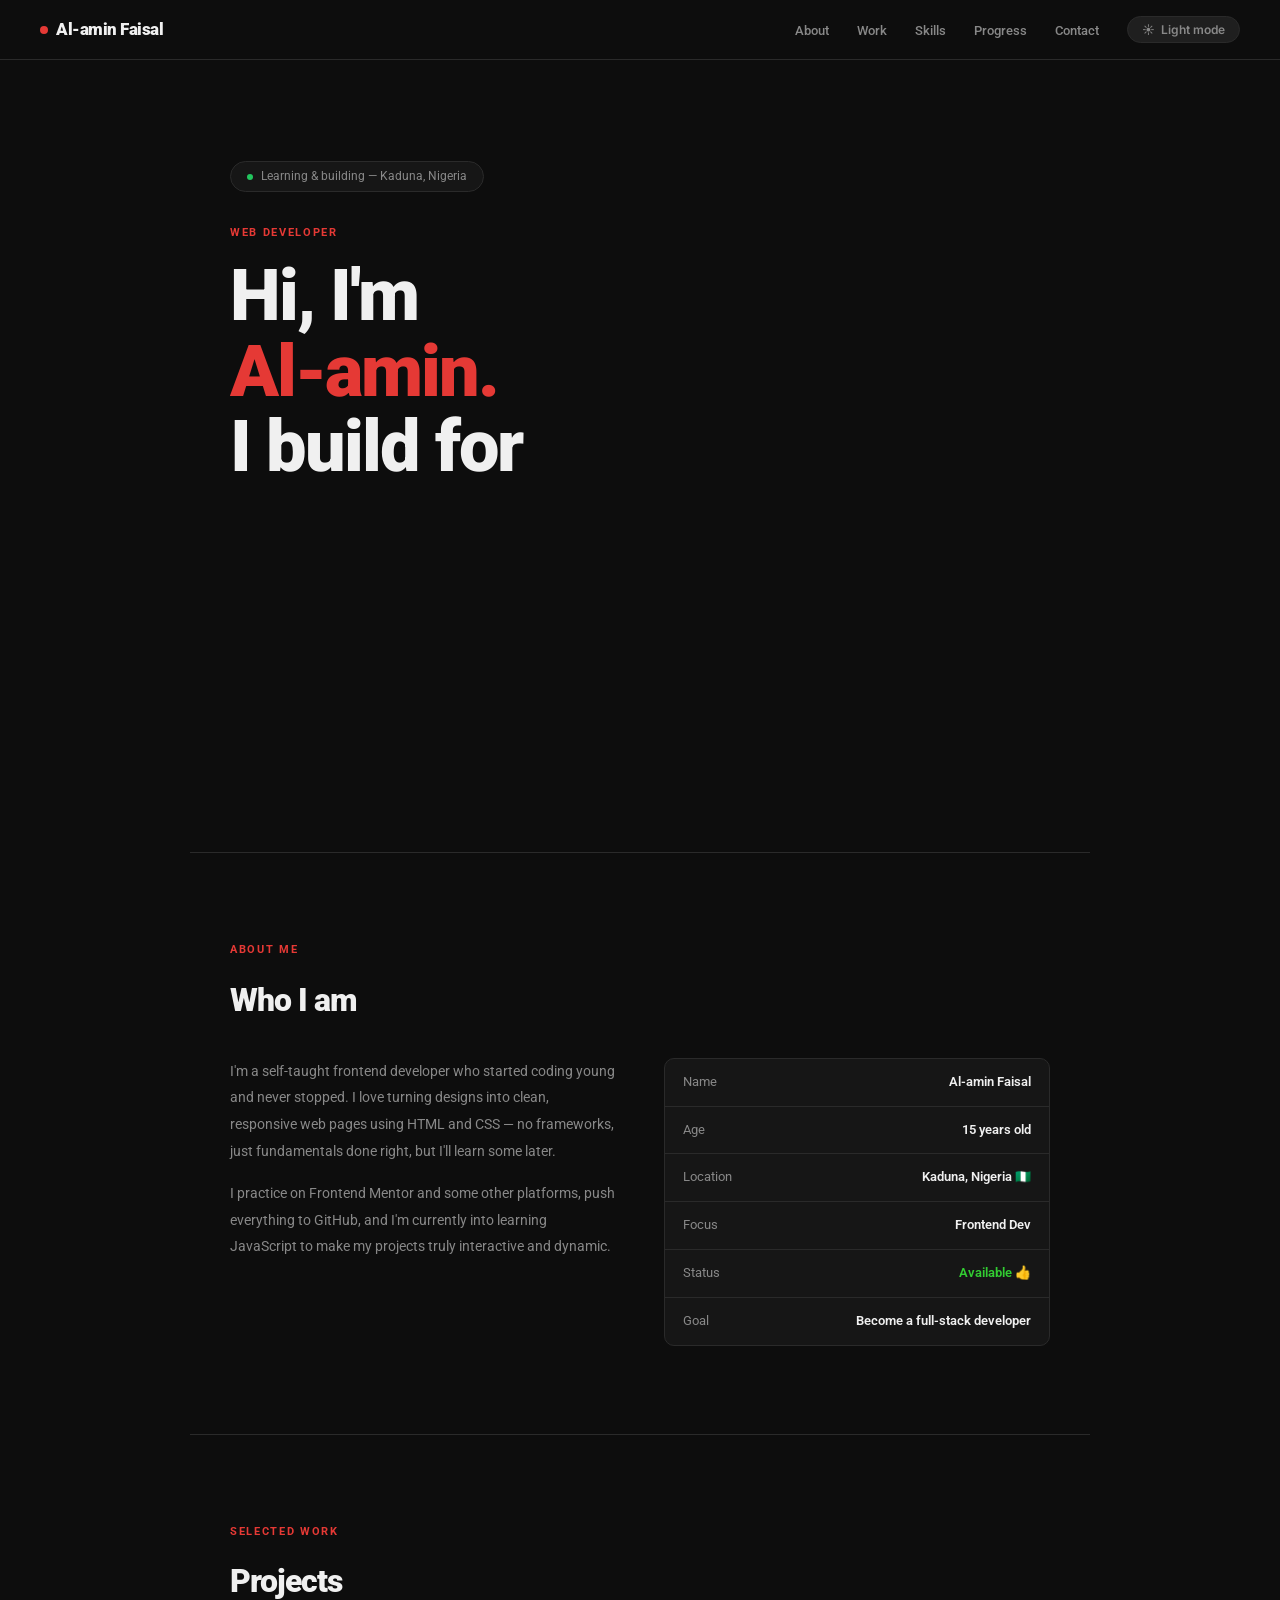
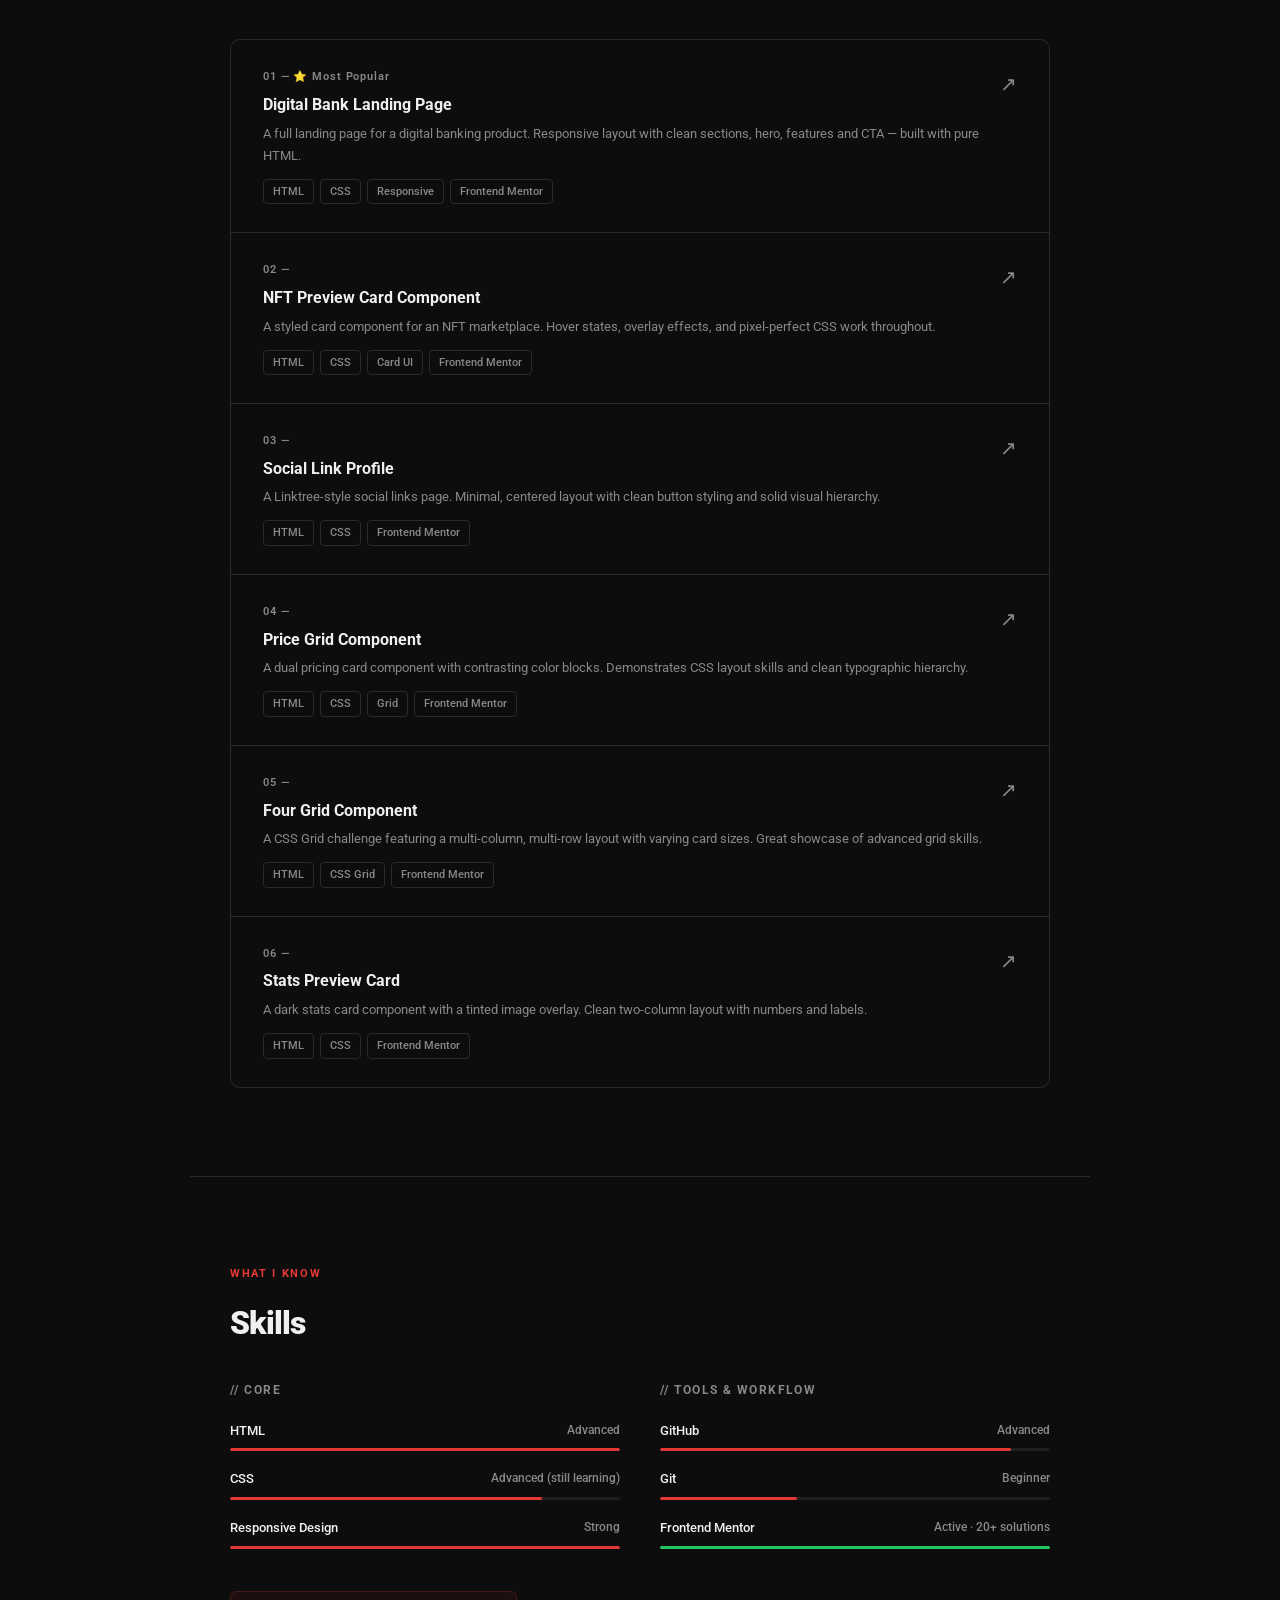
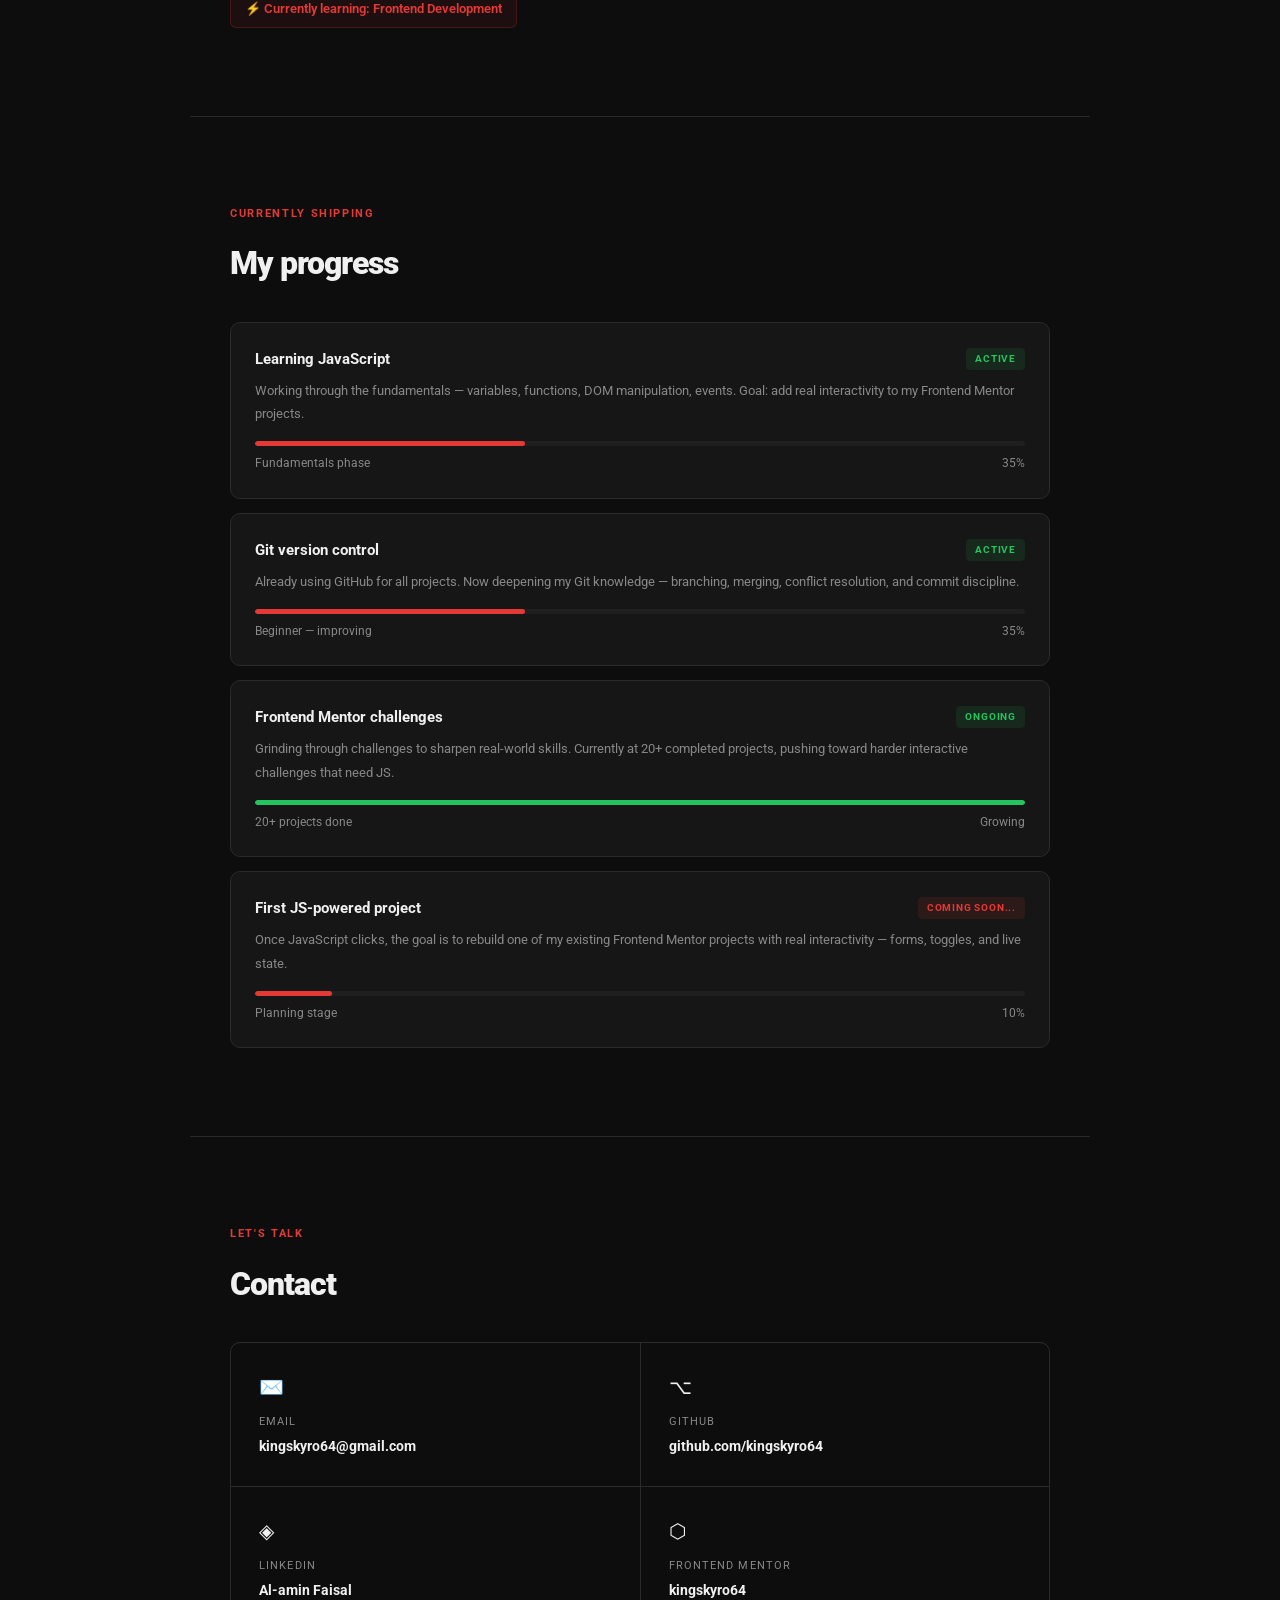
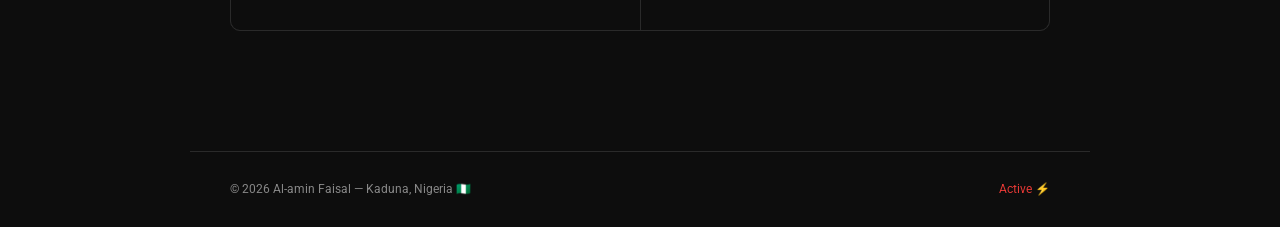
<file: index.html>
<!DOCTYPE html>
<html lang="en">
<head>
<meta charset="UTF-8">
<meta name="viewport" content="width=device-width, initial-scale=1.0">
<title>Al-amin Faisal — Frontend Developer</title>
<link rel="preconnect" href="https://fonts.googleapis.com">
<link href="https://fonts.googleapis.com/css2?family=Inter:wght@300;400;500;600;700;900&display=swap" rel="stylesheet">
<link rel="shortcut icon" href="favicon.png" title="user icons" type="image/x-icon">
<link rel="stylesheet" href="index.css">
</head>
<body>

<nav>
  <div class="logo"><span class="logo-dot"></span>Al-amin Faisal</div>
  <div class="nav-right">
    <ul class="nav-links">
      <li><a href="#about">About</a></li>
      <li><a href="#projects">Work</a></li>
      <li><a href="#skills">Skills</a></li>
      <li><a href="#progress">Progress</a></li>
      <li><a href="#contact">Contact</a></li>
    </ul>
    <button class="theme-btn" onclick="toggleTheme()">
      <span id="themeIcon">☀️</span>
      <span id="themeLabel">Light mode</span>
    </button>
  </div>
</nav>

<!-- HERO -->
<section class="hero" id="home">
  <div class="status"><span class="dot"></span>Learning & building — Kaduna, Nigeria</div>
  <div class="label">Web Developer</div>
  <h1>
    <span class="tw-line" id="tw1">Hi, I'm</span>
    <span class="tw-line red-text" id="tw2">Al-amin.</span>
    <span class="tw-line" id="tw3">I build for</span>
    <span class="tw-line" id="tw4">the web.<span class="cursor" id="cursor"></span></span>
  </h1>
  <p class="hero-sub" id="heroSub">14-year-old frontend developer from Kaduna, Nigeria. I craft pixel-perfect UIs with HTML & CSS and I'm currently leveling up with JavaScript.</p>
  <div class="hero-cta" id="heroCta">
    <a class="btn btn-red" href="#projects">See my work</a>
    <a class="btn btn-ghost" href="#contact">Get in touch</a>
  </div>
</section>

<div class="divider"></div>

<!-- ABOUT -->
<section id="about">
  <div class="label fade-up">About me</div>
  <h2 class="fade-up d1">Who I am</h2>
  <div class="about-layout">
    <div class="about-text fade-up d2">
      <p>I'm a self-taught frontend developer who started coding young and never stopped. I love turning designs into clean, responsive web pages using HTML and CSS — no frameworks, just fundamentals done right, but I'll learn some later.</p>
      <p>I practice on Frontend Mentor and some other platforms, push everything to GitHub, and I'm currently into learning JavaScript to make my projects truly interactive and dynamic.</p>
    </div>
    <div class="info-card fade-up d3">
      <div class="info-row"><span class="info-label">Name</span><span class="info-val">Al-amin Faisal</span></div>
      <div class="info-row"><span class="info-label">Age</span><span class="info-val">15 years old</span></div>
      <div class="info-row"><span class="info-label">Location</span><span class="info-val">Kaduna, Nigeria 🇳🇬</span></div>
      <div class="info-row"><span class="info-label">Focus</span><span class="info-val">Frontend Dev</span></div>
      <div class="info-row"><span class="info-label">Status</span><span class="info-val red">Available 👍</span></div>
      <div class="info-row"><span class="info-label">Goal</span><span class="info-val">Become a full-stack developer</span></div>
    </div>
  </div>
</section>

<div class="divider"></div>

<!-- PROJECTS -->
<section id="projects">
  <div class="label fade-up">Selected Work</div>
  <h2 class="fade-up d1">Projects</h2>
  <div class="projects-list fade-up d2">
    <a class="proj-item" href="https://github.com/kingskyro64/digitalbank-landing-page-master" target="_blank">
      <div>
        <div class="proj-num">01 — ⭐ Most Popular</div>
        <div class="proj-title">Digital Bank Landing Page</div>
        <p class="proj-desc">A full landing page for a digital banking product. Responsive layout with clean sections, hero, features and CTA — built with pure HTML.</p>
        <div class="tags"><span class="tag">HTML</span><span class="tag">CSS</span><span class="tag">Responsive</span><span class="tag">Frontend Mentor</span></div>
      </div>
      <div class="proj-arrow">↗</div>
    </a>
    <a class="proj-item" href="https://github.com/kingskyro64/nft-preview-card-component-main-main" target="_blank">
      <div>
        <div class="proj-num">02 —</div>
        <div class="proj-title">NFT Preview Card Component</div>
        <p class="proj-desc">A styled card component for an NFT marketplace. Hover states, overlay effects, and pixel-perfect CSS work throughout.</p>
        <div class="tags"><span class="tag">HTML</span><span class="tag">CSS</span><span class="tag">Card UI</span><span class="tag">Frontend Mentor</span></div>
      </div>
      <div class="proj-arrow">↗</div>
    </a>
    <a class="proj-item" href="https://github.com/kingskyro64/Social-link-profile" target="_blank">
      <div>
        <div class="proj-num">03 —</div>
        <div class="proj-title">Social Link Profile</div>
        <p class="proj-desc">A Linktree-style social links page. Minimal, centered layout with clean button styling and solid visual hierarchy.</p>
        <div class="tags"><span class="tag">HTML</span><span class="tag">CSS</span><span class="tag">Frontend Mentor</span></div>
      </div>
      <div class="proj-arrow">↗</div>
    </a>
    <a class="proj-item" href="https://github.com/kingskyro64/Price-grid-main" target="_blank">
      <div>
        <div class="proj-num">04 —</div>
        <div class="proj-title">Price Grid Component</div>
        <p class="proj-desc">A dual pricing card component with contrasting color blocks. Demonstrates CSS layout skills and clean typographic hierarchy.</p>
        <div class="tags"><span class="tag">HTML</span><span class="tag">CSS</span><span class="tag">Grid</span><span class="tag">Frontend Mentor</span></div>
      </div>
      <div class="proj-arrow">↗</div>
    </a>
    <a class="proj-item" href="https://github.com/kingskyro64/four-grid-component" target="_blank">
      <div>
        <div class="proj-num">05 —</div>
        <div class="proj-title">Four Grid Component</div>
        <p class="proj-desc">A CSS Grid challenge featuring a multi-column, multi-row layout with varying card sizes. Great showcase of advanced grid skills.</p>
        <div class="tags"><span class="tag">HTML</span><span class="tag">CSS Grid</span><span class="tag">Frontend Mentor</span></div>
      </div>
      <div class="proj-arrow">↗</div>
    </a>
    <a class="proj-item" href="https://github.com/kingskyro64/Stats-preview-main" target="_blank">
      <div>
        <div class="proj-num">06 —</div>
        <div class="proj-title">Stats Preview Card</div>
        <p class="proj-desc">A dark stats card component with a tinted image overlay. Clean two-column layout with numbers and labels.</p>
        <div class="tags"><span class="tag">HTML</span><span class="tag">CSS</span><span class="tag">Frontend Mentor</span></div>
      </div>
      <div class="proj-arrow">↗</div>
    </a>
  </div>
</section>

<div class="divider"></div>

<!-- SKILLS -->
<section id="skills">
  <div class="label fade-up">What I know</div>
  <h2 class="fade-up d1">Skills</h2>
  <div class="skills-wrap">
    <div class="fade-up d2">
      <div class="skill-group-title">// Core</div>
      <div class="skill-row">
        <div class="skill-top"><span>HTML</span><span class="skill-pct">Advanced</span></div>
        <div class="bar-bg"><div class="bar-fill" data-w="100%"></div></div>
      </div>
      <div class="skill-row">
        <div class="skill-top"><span>CSS</span><span class="skill-pct">Advanced (still learning)</span></div>
        <div class="bar-bg"><div class="bar-fill" data-w="80%"></div></div>
      </div>
      <div class="skill-row">
        <div class="skill-top"><span>Responsive Design</span><span class="skill-pct">Strong</span></div>
        <div class="bar-bg"><div class="bar-fill" data-w="100%"></div></div>
      </div>
      <div class="learning-badge">⚡ Currently learning: Frontend Development</div>
    </div>
    <div class="fade-up d3">
      <div class="skill-group-title">// Tools & Workflow</div>
      <div class="skill-row">
        <div class="skill-top"><span>GitHub</span><span class="skill-pct">Advanced</span></div>
        <div class="bar-bg"><div class="bar-fill" data-w="90%"></div></div>
      </div>
      <div class="skill-row">
        <div class="skill-top"><span>Git</span><span class="skill-pct">Beginner</span></div>
        <div class="bar-bg"><div class="bar-fill" data-w="35%"></div></div>
      </div>
      <div class="skill-row">
        <div class="skill-top"><span>Frontend Mentor</span><span class="skill-pct">Active · 20+ solutions</span></div>
        <div id="bar-bgfem"><div class="bar-fillfem" data-w="100%"></div></div>
      </div>
    </div>
  </div>
</section>

<div class="divider"></div>

<!-- PROGRESS -->
<section id="progress">
  <div class="label fade-up">Currently shipping</div>
  <h2 class="fade-up d1">My progress</h2>
  <div class="progress-list">
    <div class="prog-card fade-up d1">
      <div class="prog-top"><div class="prog-title">Learning JavaScript</div><span class="badge badge-active">Active</span></div>
      <p class="prog-desc">Working through the fundamentals — variables, functions, DOM manipulation, events. Goal: add real interactivity to my Frontend Mentor projects.</p>
      <div class="prog-bar-bg"><div class="prog-bar-fill fill-red" data-w="35%"></div></div>
      <div class="prog-bottom"><span>Fundamentals phase</span><span>35%</span></div>
    </div>
    <div class="prog-card fade-up d2">
      <div class="prog-top"><div class="prog-title">Git version control</div><span class="badge badge-active">Active</span></div>
      <p class="prog-desc">Already using GitHub for all projects. Now deepening my Git knowledge — branching, merging, conflict resolution, and commit discipline.</p>
      <div class="prog-bar-bg"><div class="prog-bar-fill fill-red" data-w="35%"></div></div>
      <div class="prog-bottom"><span>Beginner — improving</span><span>35%</span></div>
    </div>
    <div class="prog-card fade-up d2">
      <div class="prog-top"><div class="prog-title">Frontend Mentor challenges</div><span class="badge badge-active">Ongoing</span></div>
      <p class="prog-desc">Grinding through challenges to sharpen real-world skills. Currently at 20+ completed projects, pushing toward harder interactive challenges that need JS.</p>
      <div class="prog-bar-bg"><div class="prog-bar-fill fill-green" data-w="100%"></div></div>
      <div class="prog-bottom"><span>20+ projects done</span><span>Growing</span></div>
    </div>
    <div class="prog-card fade-up d3">
      <div class="prog-top"><div class="prog-title">First JS-powered project</div><span class="badge badge-soon">Coming soon...</span></div>
      <p class="prog-desc">Once JavaScript clicks, the goal is to rebuild one of my existing Frontend Mentor projects with real interactivity — forms, toggles, and live state.</p>
      <div class="prog-bar-bg"><div class="prog-bar-fill fill-red" data-w="10%"></div></div>
      <div class="prog-bottom"><span>Planning stage</span><span>10%</span></div>
    </div>
  </div>
</section>

<div class="divider"></div>

<!-- CONTACT -->
<section id="contact">
  <div class="label fade-up">Let's talk</div>
  <h2 class="fade-up d1">Contact</h2>
  <div class="contact-grid fade-up d2">
    <a class="contact-tile" href="mailto:kingskyro64@gmail.com">
      <div class="contact-icon">✉️</div>
      <div class="contact-label">Email</div>
      <div class="contact-val">kingskyro64@gmail.com</div>
    </a>
    <a class="contact-tile" href="https://github.com/kingskyro64" target="_blank">
      <div class="contact-icon">⌥</div>
      <div class="contact-label">GitHub</div>
      <div class="contact-val">github.com/kingskyro64</div>
    </a>
    <a class="contact-tile" href="https://www.linkedin.com/in/al-amin-faisal-632245267/" target="_blank">
      <div class="contact-icon">◈</div>
      <div class="contact-label">LinkedIn</div>
      <div class="contact-val">Al-amin Faisal</div>
    </a>
    <a class="contact-tile" href="https://www.frontendmentor.io/profile/kingskyro64" target="_blank">
      <div class="contact-icon">⬡</div>
      <div class="contact-label">Frontend Mentor</div>
      <div class="contact-val">kingskyro64</div>
    </a>
  </div>
</section>

<footer>
  <span>© 2026 Al-amin Faisal — Kaduna, Nigeria 🇳🇬</span>
  <span class="red-text">Active ⚡</span>
</footer>

<script src="index.js"> </script>

</body>
</html>
</file>
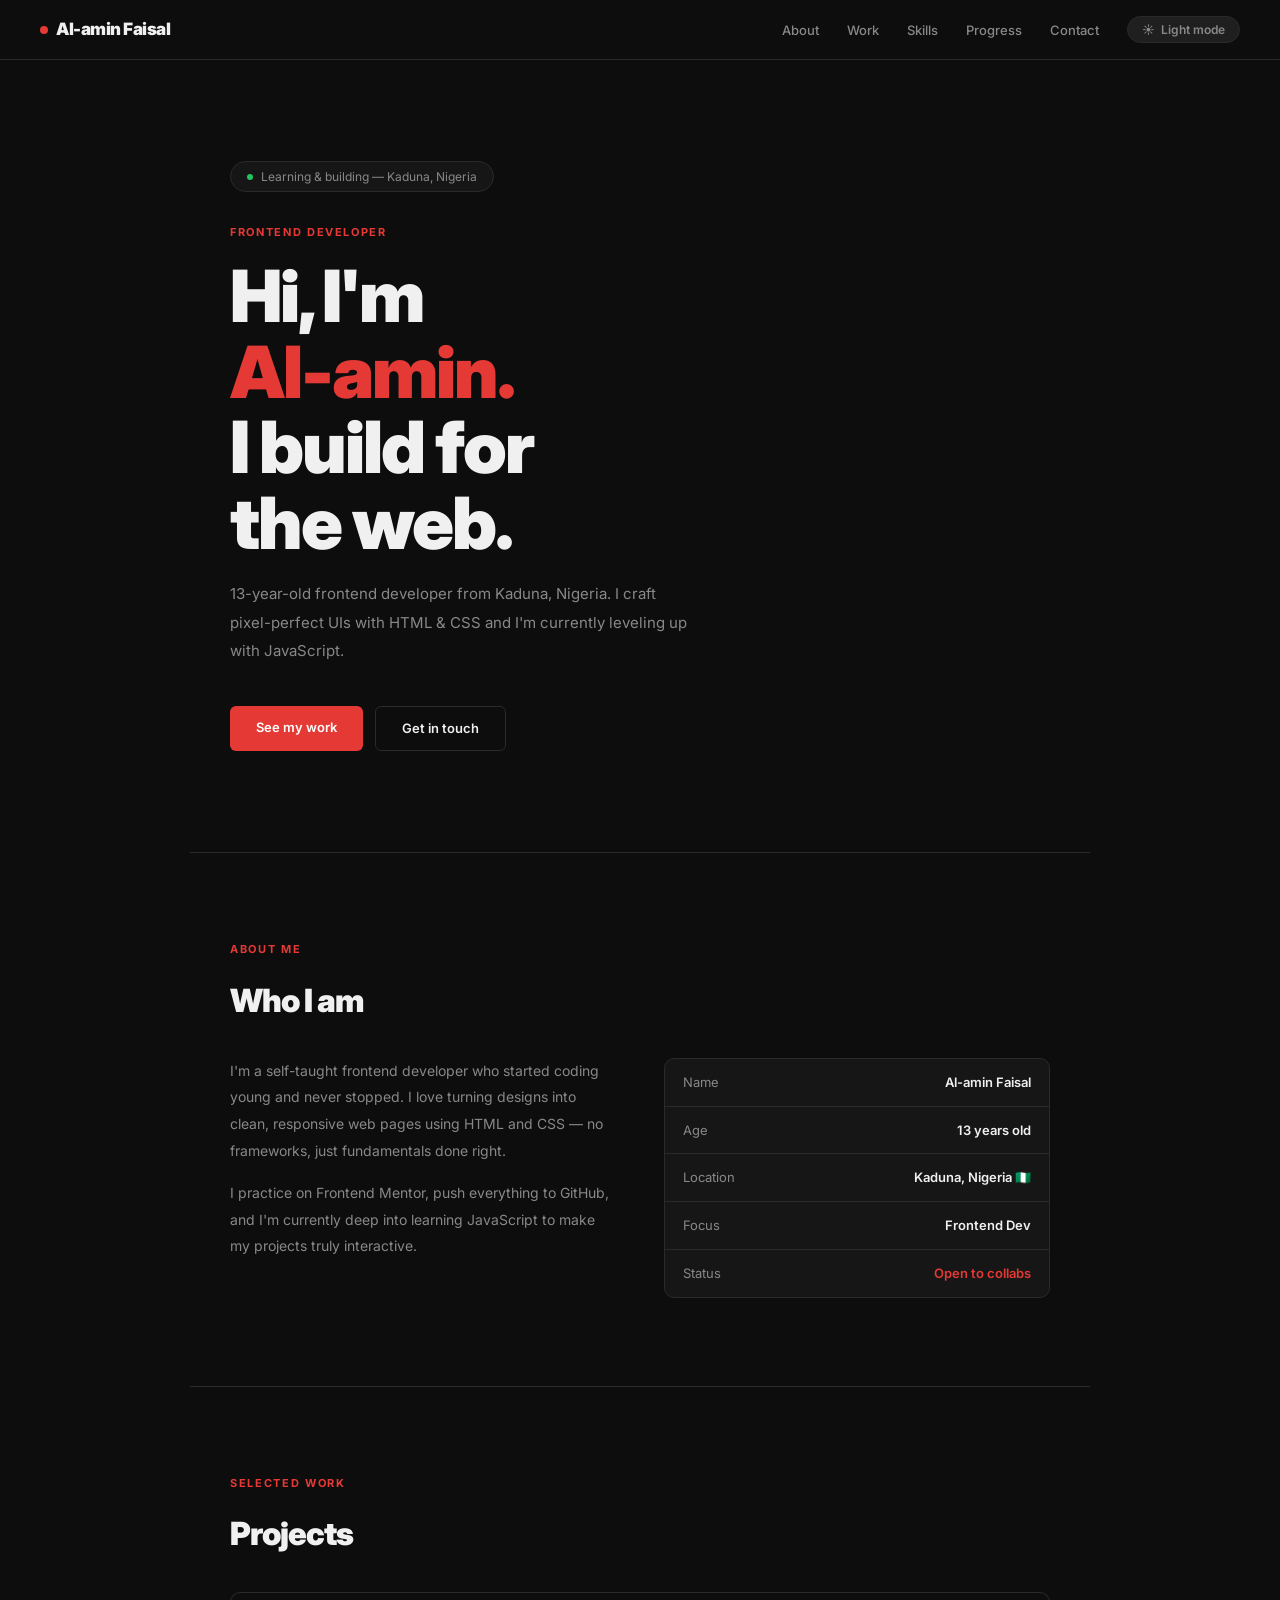
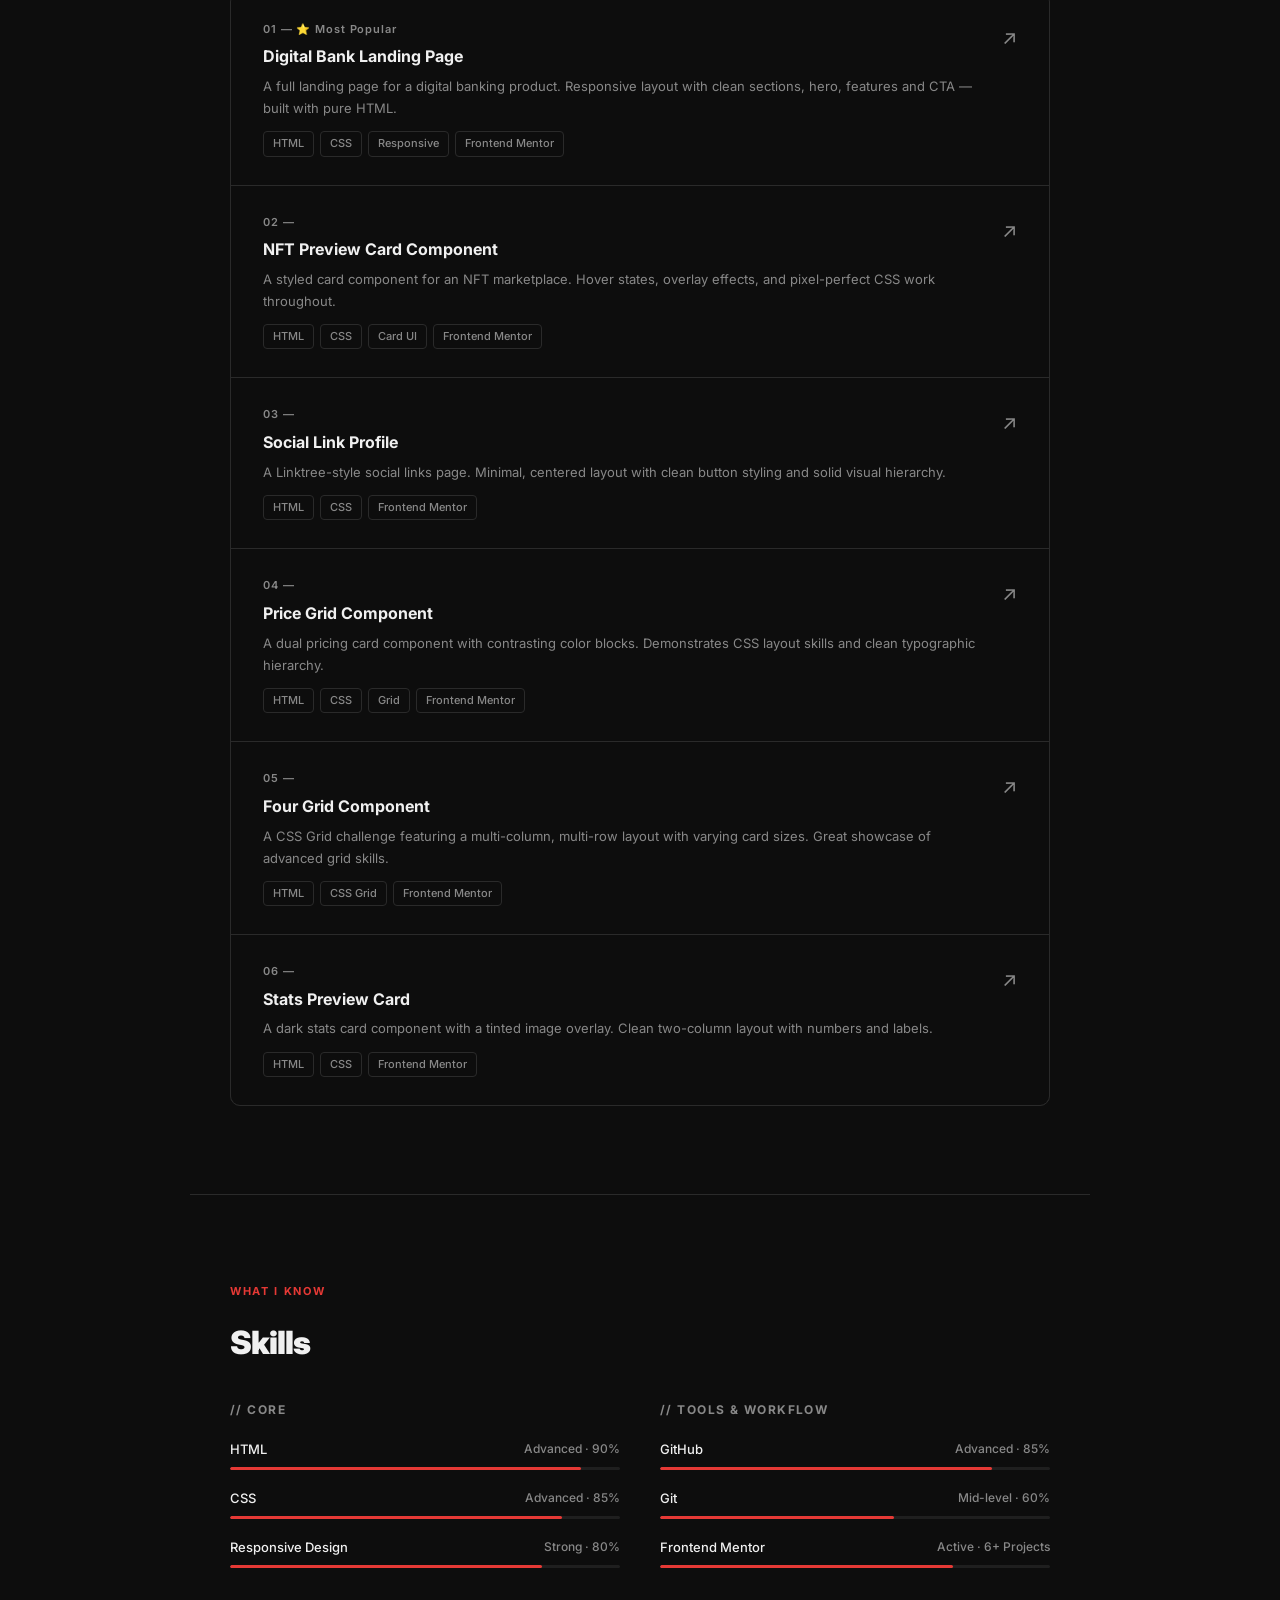
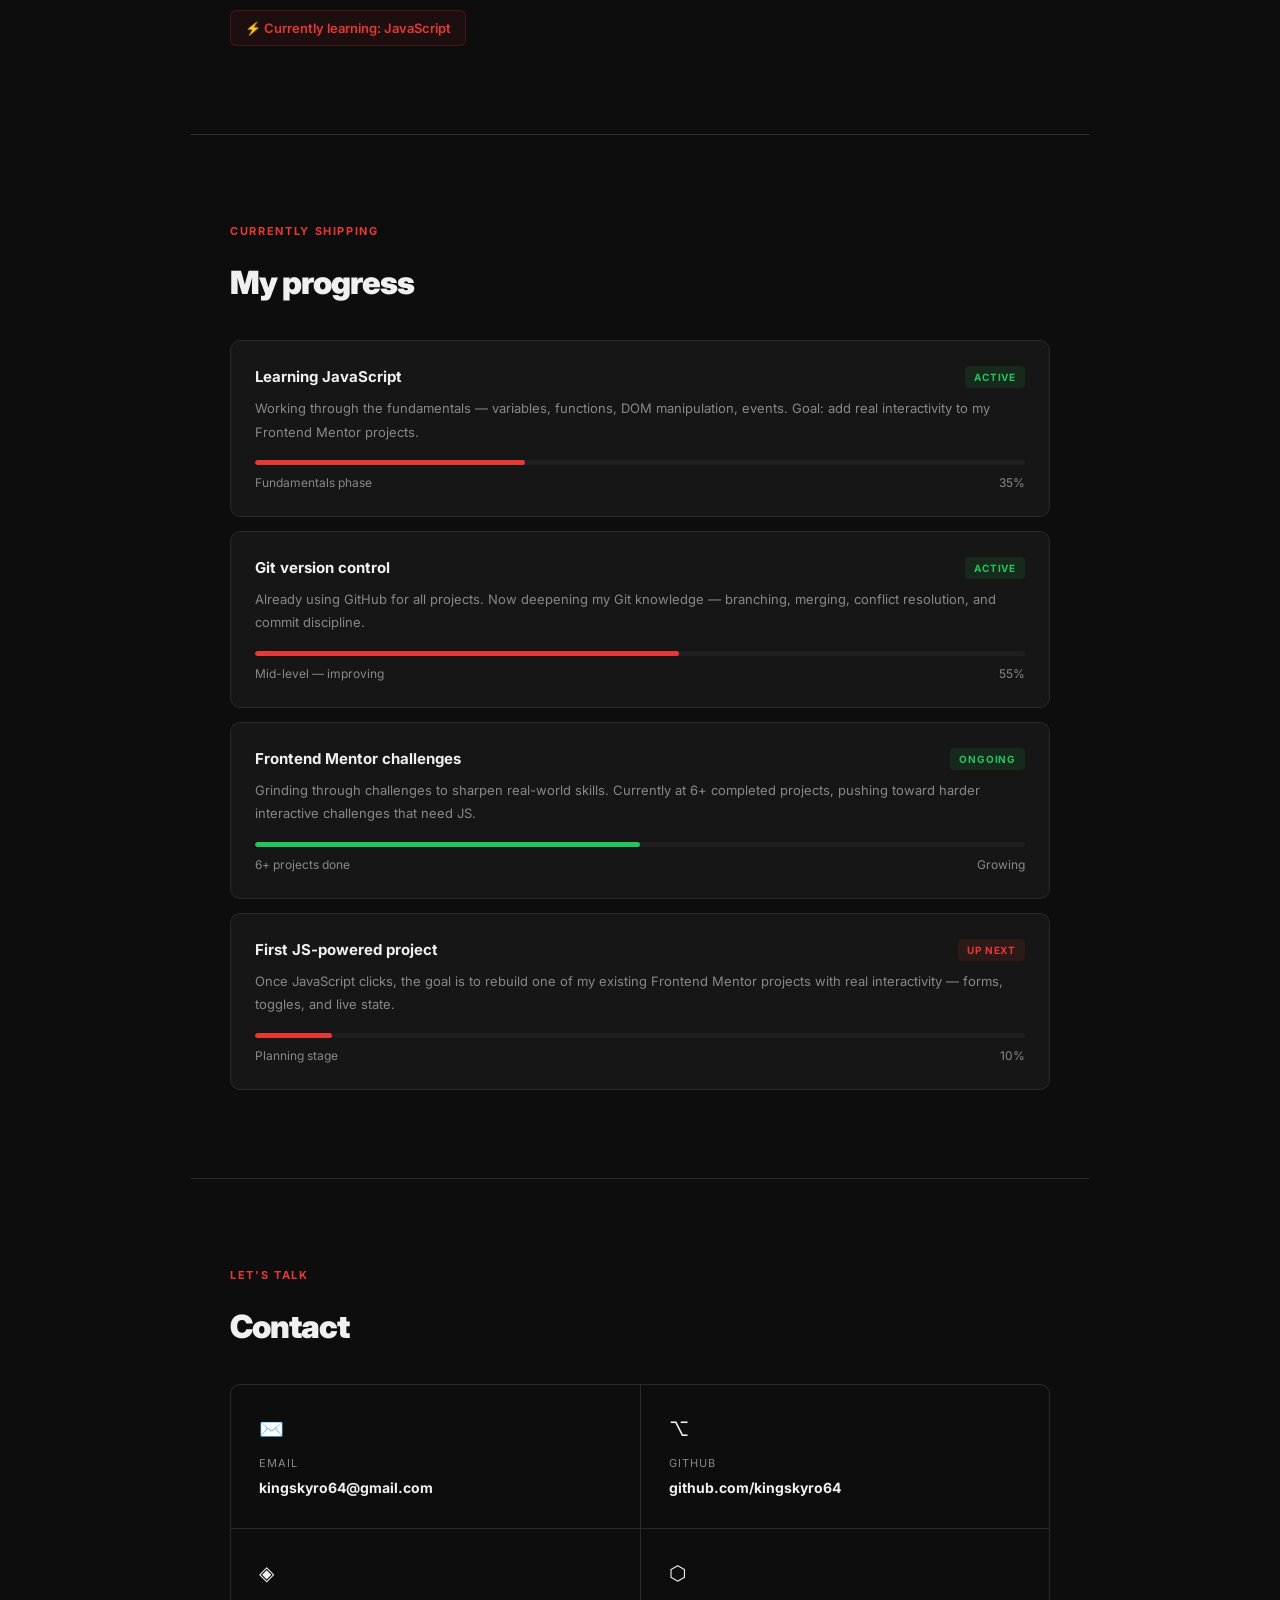
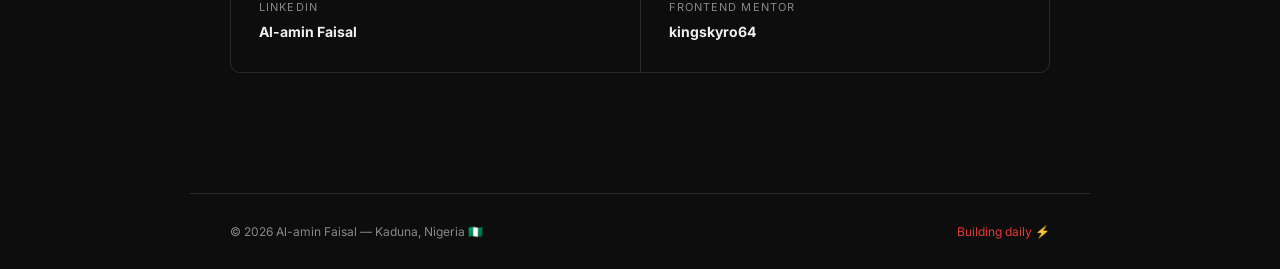
<file: alamin-faisal-portfolio.html>
<!DOCTYPE html>
<html lang="en">
<head>
<meta charset="UTF-8">
<meta name="viewport" content="width=device-width, initial-scale=1.0">
<title>Al-amin Faisal — Frontend Developer</title>
<link rel="preconnect" href="https://fonts.googleapis.com">
<link href="https://fonts.googleapis.com/css2?family=Inter:wght@300;400;500;600;700;900&display=swap" rel="stylesheet">
<style>
  *{margin:0;padding:0;box-sizing:border-box;}

  :root{
    --bg:#0d0d0d;
    --bg2:#161616;
    --bg3:#1f1f1f;
    --text:#f0f0f0;
    --muted:#888;
    --border:#2a2a2a;
    --red:#e53935;
    --red2:#ff5252;
  }

  body.light{
    --bg:#ffffff;
    --bg2:#f5f5f5;
    --bg3:#ebebeb;
    --text:#111111;
    --muted:#666;
    --border:#ddd;
    --red:#c62828;
    --red2:#e53935;
  }

  body{
    background:var(--bg);
    color:var(--text);
    font-family:'Inter',sans-serif;
    font-size:15px;
    line-height:1.6;
    transition:background 0.3s,color 0.3s;
  }

  nav{
    position:sticky;top:0;z-index:100;
    background:var(--bg);
    border-bottom:1px solid var(--border);
    padding:0 2.5rem;
    display:flex;align-items:center;justify-content:space-between;
    height:60px;
    transition:background 0.3s;
  }

  .logo{
    font-weight:900;font-size:17px;letter-spacing:-0.5px;
    color:var(--text);display:flex;align-items:center;gap:8px;
  }

  .logo-dot{
    width:8px;height:8px;border-radius:50%;background:var(--red);display:inline-block;
  }

  .nav-right{display:flex;align-items:center;gap:1.75rem;}

  .nav-links{display:flex;gap:1.75rem;list-style:none;}

  .nav-links a{
    color:var(--muted);text-decoration:none;font-size:13px;font-weight:500;transition:color 0.2s;
  }
  .nav-links a:hover{color:var(--red);}

  .theme-btn{
    background:var(--bg3);border:1px solid var(--border);
    border-radius:20px;padding:5px 14px;
    font-size:12px;font-family:'Inter',sans-serif;font-weight:600;
    color:var(--muted);cursor:pointer;
    display:flex;align-items:center;gap:6px;
    transition:all 0.2s;
  }
  .theme-btn:hover{border-color:var(--red);color:var(--text);}

  section{padding:5.5rem 2.5rem;max-width:900px;margin:0 auto;}

  .label{
    font-size:11px;letter-spacing:0.15em;text-transform:uppercase;
    color:var(--red);font-weight:700;margin-bottom:1rem;
  }

  h1{
    font-size:clamp(2.5rem,6vw,4.5rem);font-weight:900;
    letter-spacing:-2px;line-height:1.05;margin-bottom:1.25rem;
  }

  h2{font-size:2rem;font-weight:900;letter-spacing:-1px;margin-bottom:2rem;}

  .hero{min-height:88vh;display:flex;flex-direction:column;justify-content:center;}

  .status{
    display:inline-flex;align-items:center;gap:8px;
    background:var(--bg2);border:1px solid var(--border);
    border-radius:20px;padding:5px 16px;
    font-size:12px;color:var(--muted);margin-bottom:2rem;width:fit-content;
  }

  .dot{
    width:6px;height:6px;border-radius:50%;background:#22c55e;
    animation:blink 2s infinite;
  }

  @keyframes blink{0%,100%{opacity:1;}50%{opacity:0.2;}}

  .hero-sub{
    font-size:15px;color:var(--muted);max-width:460px;
    line-height:1.9;margin-bottom:2.5rem;
  }

  .hero-cta{display:flex;gap:12px;flex-wrap:wrap;}

  .btn{
    padding:11px 26px;border-radius:6px;
    font-family:'Inter',sans-serif;font-size:13px;font-weight:600;
    cursor:pointer;text-decoration:none;transition:all 0.2s;display:inline-block;
  }

  .btn-red{background:var(--red);color:#fff;border:none;}
  .btn-red:hover{background:var(--red2);}

  .btn-ghost{background:transparent;color:var(--text);border:1px solid var(--border);}
  .btn-ghost:hover{border-color:var(--red);color:var(--red);}

  .divider{height:1px;background:var(--border);max-width:900px;margin:0 auto;}

  .about-layout{display:grid;grid-template-columns:1fr 1fr;gap:3rem;align-items:start;}

  .about-text p{color:var(--muted);font-size:14px;line-height:1.9;margin-bottom:1rem;}

  .info-card{background:var(--bg2);border:1px solid var(--border);border-radius:10px;overflow:hidden;}

  .info-row{
    display:flex;justify-content:space-between;align-items:center;
    padding:13px 18px;border-bottom:1px solid var(--border);font-size:13px;
  }
  .info-row:last-child{border-bottom:none;}
  .info-label{color:var(--muted);}
  .info-val{font-weight:600;}
  .info-val.red{color:var(--red);}

  .projects-list{
    display:flex;flex-direction:column;gap:1px;
    background:var(--border);border:1px solid var(--border);
    border-radius:10px;overflow:hidden;
  }

  .proj-item{
    background:var(--bg);padding:1.75rem 2rem;transition:background 0.2s;
    display:grid;grid-template-columns:1fr auto;gap:1rem;align-items:start;
    text-decoration:none;color:inherit;
  }
  .proj-item:hover{background:var(--bg2);}

  .proj-num{font-size:11px;color:var(--muted);margin-bottom:6px;font-weight:600;letter-spacing:0.08em;}
  .proj-title{font-weight:700;font-size:16px;margin-bottom:5px;}
  .proj-desc{font-size:13px;color:var(--muted);line-height:1.7;margin-bottom:12px;}

  .tags{display:flex;gap:6px;flex-wrap:wrap;}

  .tag{
    font-size:11px;padding:3px 9px;border-radius:4px;
    border:1px solid var(--border);color:var(--muted);font-weight:500;
  }

  .proj-arrow{font-size:20px;color:var(--muted);transition:all 0.2s;}
  .proj-item:hover .proj-arrow{color:var(--red);transform:translate(3px,-3px);}

  .skills-wrap{display:grid;grid-template-columns:1fr 1fr;gap:2.5rem;}

  .skill-group-title{
    font-size:12px;font-weight:700;letter-spacing:0.12em;
    text-transform:uppercase;color:var(--muted);margin-bottom:1.25rem;
  }

  .skill-row{margin-bottom:18px;}

  .skill-top{display:flex;justify-content:space-between;font-size:13px;font-weight:500;margin-bottom:7px;}
  .skill-pct{color:var(--muted);font-size:12px;}

  .bar-bg{height:3px;background:var(--bg3);border-radius:2px;overflow:hidden;}
  .bar-fill{height:100%;background:var(--red);border-radius:2px;width:0%;transition:width 1.3s cubic-bezier(0.16,1,0.3,1);}

  .learning-badge{
    display:inline-flex;align-items:center;gap:6px;
    background:rgba(229,57,53,0.08);border:1px solid rgba(229,57,53,0.2);
    color:var(--red);border-radius:6px;padding:7px 14px;
    font-size:13px;font-weight:600;margin-top:1.5rem;
  }

  .progress-list{display:flex;flex-direction:column;gap:14px;}

  .prog-card{background:var(--bg2);border:1px solid var(--border);border-radius:10px;padding:1.5rem;}

  .prog-top{display:flex;justify-content:space-between;align-items:center;margin-bottom:8px;}
  .prog-title{font-weight:700;font-size:15px;}

  .badge{
    font-size:10px;font-weight:700;letter-spacing:0.08em;
    padding:3px 9px;border-radius:4px;text-transform:uppercase;
  }
  .badge-active{background:rgba(34,197,94,0.1);color:#22c55e;}
  .badge-soon{background:rgba(229,57,53,0.1);color:var(--red);}

  .prog-desc{font-size:13px;color:var(--muted);line-height:1.8;margin-bottom:1rem;}

  .prog-bar-bg{height:5px;background:var(--bg3);border-radius:3px;overflow:hidden;margin-bottom:8px;}
  .prog-bar-fill{height:100%;border-radius:3px;width:0%;transition:width 1.4s cubic-bezier(0.16,1,0.3,1);}
  .fill-red{background:var(--red);}
  .fill-green{background:#22c55e;}

  .prog-bottom{display:flex;justify-content:space-between;font-size:12px;color:var(--muted);}

  .contact-grid{
    display:grid;grid-template-columns:1fr 1fr;
    gap:1px;background:var(--border);
    border:1px solid var(--border);border-radius:10px;overflow:hidden;
    margin-bottom:2rem;
  }

  .contact-tile{
    background:var(--bg);padding:1.75rem;transition:background 0.2s;
    text-decoration:none;color:inherit;display:block;
  }
  .contact-tile:hover{background:var(--bg2);}

  .contact-icon{font-size:20px;margin-bottom:10px;}
  .contact-label{font-size:11px;color:var(--muted);letter-spacing:0.1em;text-transform:uppercase;margin-bottom:5px;}
  .contact-val{font-weight:700;font-size:14px;}

  footer{
    border-top:1px solid var(--border);padding:1.75rem 2.5rem;
    display:flex;justify-content:space-between;align-items:center;
    max-width:900px;margin:0 auto;font-size:12px;color:var(--muted);
  }

  .red-text{color:var(--red);}

  @media(max-width:640px){
    nav{padding:0 1.25rem;}
    .nav-links{display:none;}
    section{padding:4rem 1.25rem;}
    .about-layout{grid-template-columns:1fr;}
    .skills-wrap{grid-template-columns:1fr;}
    .contact-grid{grid-template-columns:1fr;}
    footer{flex-direction:column;gap:8px;text-align:center;}
  }
</style>
</head>
<body>

<nav>
  <div class="logo">
    <span class="logo-dot"></span>
    Al-amin Faisal
  </div>
  <div class="nav-right">
    <ul class="nav-links">
      <li><a href="#about">About</a></li>
      <li><a href="#projects">Work</a></li>
      <li><a href="#skills">Skills</a></li>
      <li><a href="#progress">Progress</a></li>
      <li><a href="#contact">Contact</a></li>
    </ul>
    <button class="theme-btn" id="themeBtn" onclick="toggleTheme()">
      <span id="themeIcon">☀️</span>
      <span id="themeLabel">Light mode</span>
    </button>
  </div>
</nav>

<!-- HERO -->
<section class="hero" id="home">
  <div class="status">
    <span class="dot"></span>
    Learning & building — Kaduna, Nigeria
  </div>
  <div class="label">Frontend Developer</div>
  <h1>Hi, I'm<br><span class="red-text">Al-amin.</span><br>I build for<br>the web.</h1>
  <p class="hero-sub">13-year-old frontend developer from Kaduna, Nigeria. I craft pixel-perfect UIs with HTML & CSS and I'm currently leveling up with JavaScript.</p>
  <div class="hero-cta">
    <a class="btn btn-red" href="#projects">See my work</a>
    <a class="btn btn-ghost" href="#contact">Get in touch</a>
  </div>
</section>

<div class="divider"></div>

<!-- ABOUT -->
<section id="about">
  <div class="label">About me</div>
  <h2>Who I am</h2>
  <div class="about-layout">
    <div class="about-text">
      <p>I'm a self-taught frontend developer who started coding young and never stopped. I love turning designs into clean, responsive web pages using HTML and CSS — no frameworks, just fundamentals done right.</p>
      <p>I practice on Frontend Mentor, push everything to GitHub, and I'm currently deep into learning JavaScript to make my projects truly interactive.</p>
    </div>
    <div class="info-card">
      <div class="info-row"><span class="info-label">Name</span><span class="info-val">Al-amin Faisal</span></div>
      <div class="info-row"><span class="info-label">Age</span><span class="info-val">13 years old</span></div>
      <div class="info-row"><span class="info-label">Location</span><span class="info-val">Kaduna, Nigeria 🇳🇬</span></div>
      <div class="info-row"><span class="info-label">Focus</span><span class="info-val">Frontend Dev</span></div>
      <div class="info-row"><span class="info-label">Status</span><span class="info-val red">Open to collabs</span></div>
    </div>
  </div>
</section>

<div class="divider"></div>

<!-- PROJECTS -->
<section id="projects">
  <div class="label">Selected Work</div>
  <h2>Projects</h2>
  <div class="projects-list">

    <a class="proj-item" href="https://github.com/kingskyro64/digitalbank-landing-page-master" target="_blank">
      <div>
        <div class="proj-num">01 — ⭐ Most Popular</div>
        <div class="proj-title">Digital Bank Landing Page</div>
        <p class="proj-desc">A full landing page for a digital banking product. Responsive layout with clean sections, hero, features and CTA — built with pure HTML.</p>
        <div class="tags"><span class="tag">HTML</span><span class="tag">CSS</span><span class="tag">Responsive</span><span class="tag">Frontend Mentor</span></div>
      </div>
      <div class="proj-arrow">↗</div>
    </a>

    <a class="proj-item" href="https://github.com/kingskyro64/nft-preview-card-component-main-main" target="_blank">
      <div>
        <div class="proj-num">02 —</div>
        <div class="proj-title">NFT Preview Card Component</div>
        <p class="proj-desc">A styled card component for an NFT marketplace. Hover states, overlay effects, and pixel-perfect CSS work throughout.</p>
        <div class="tags"><span class="tag">HTML</span><span class="tag">CSS</span><span class="tag">Card UI</span><span class="tag">Frontend Mentor</span></div>
      </div>
      <div class="proj-arrow">↗</div>
    </a>

    <a class="proj-item" href="https://github.com/kingskyro64/Social-link-profile" target="_blank">
      <div>
        <div class="proj-num">03 —</div>
        <div class="proj-title">Social Link Profile</div>
        <p class="proj-desc">A Linktree-style social links page. Minimal, centered layout with clean button styling and solid visual hierarchy.</p>
        <div class="tags"><span class="tag">HTML</span><span class="tag">CSS</span><span class="tag">Frontend Mentor</span></div>
      </div>
      <div class="proj-arrow">↗</div>
    </a>

    <a class="proj-item" href="https://github.com/kingskyro64/Price-grid-main" target="_blank">
      <div>
        <div class="proj-num">04 —</div>
        <div class="proj-title">Price Grid Component</div>
        <p class="proj-desc">A dual pricing card component with contrasting color blocks. Demonstrates CSS layout skills and clean typographic hierarchy.</p>
        <div class="tags"><span class="tag">HTML</span><span class="tag">CSS</span><span class="tag">Grid</span><span class="tag">Frontend Mentor</span></div>
      </div>
      <div class="proj-arrow">↗</div>
    </a>

    <a class="proj-item" href="https://github.com/kingskyro64/four-grid-component" target="_blank">
      <div>
        <div class="proj-num">05 —</div>
        <div class="proj-title">Four Grid Component</div>
        <p class="proj-desc">A CSS Grid challenge featuring a multi-column, multi-row layout with varying card sizes. Great showcase of advanced grid skills.</p>
        <div class="tags"><span class="tag">HTML</span><span class="tag">CSS Grid</span><span class="tag">Frontend Mentor</span></div>
      </div>
      <div class="proj-arrow">↗</div>
    </a>

    <a class="proj-item" href="https://github.com/kingskyro64/Stats-preview-main" target="_blank">
      <div>
        <div class="proj-num">06 —</div>
        <div class="proj-title">Stats Preview Card</div>
        <p class="proj-desc">A dark stats card component with a tinted image overlay. Clean two-column layout with numbers and labels.</p>
        <div class="tags"><span class="tag">HTML</span><span class="tag">CSS</span><span class="tag">Frontend Mentor</span></div>
      </div>
      <div class="proj-arrow">↗</div>
    </a>

  </div>
</section>

<div class="divider"></div>

<!-- SKILLS -->
<section id="skills">
  <div class="label">What I know</div>
  <h2>Skills</h2>
  <div class="skills-wrap">
    <div>
      <div class="skill-group-title">// Core</div>
      <div class="skill-row">
        <div class="skill-top"><span>HTML</span><span class="skill-pct">Advanced · 90%</span></div>
        <div class="bar-bg"><div class="bar-fill" data-w="90%"></div></div>
      </div>
      <div class="skill-row">
        <div class="skill-top"><span>CSS</span><span class="skill-pct">Advanced · 85%</span></div>
        <div class="bar-bg"><div class="bar-fill" data-w="85%"></div></div>
      </div>
      <div class="skill-row">
        <div class="skill-top"><span>Responsive Design</span><span class="skill-pct">Strong · 80%</span></div>
        <div class="bar-bg"><div class="bar-fill" data-w="80%"></div></div>
      </div>
      <div class="learning-badge">⚡ Currently learning: JavaScript</div>
    </div>
    <div>
      <div class="skill-group-title">// Tools & Workflow</div>
      <div class="skill-row">
        <div class="skill-top"><span>GitHub</span><span class="skill-pct">Advanced · 85%</span></div>
        <div class="bar-bg"><div class="bar-fill" data-w="85%"></div></div>
      </div>
      <div class="skill-row">
        <div class="skill-top"><span>Git</span><span class="skill-pct">Mid-level · 60%</span></div>
        <div class="bar-bg"><div class="bar-fill" data-w="60%"></div></div>
      </div>
      <div class="skill-row">
        <div class="skill-top"><span>Frontend Mentor</span><span class="skill-pct">Active · 6+ Projects</span></div>
        <div class="bar-bg"><div class="bar-fill" data-w="75%"></div></div>
      </div>
    </div>
  </div>
</section>

<div class="divider"></div>

<!-- PROGRESS -->
<section id="progress">
  <div class="label">Currently shipping</div>
  <h2>My progress</h2>
  <div class="progress-list">

    <div class="prog-card">
      <div class="prog-top"><div class="prog-title">Learning JavaScript</div><span class="badge badge-active">Active</span></div>
      <p class="prog-desc">Working through the fundamentals — variables, functions, DOM manipulation, events. Goal: add real interactivity to my Frontend Mentor projects.</p>
      <div class="prog-bar-bg"><div class="prog-bar-fill fill-red" data-w="35%"></div></div>
      <div class="prog-bottom"><span>Fundamentals phase</span><span>35%</span></div>
    </div>

    <div class="prog-card">
      <div class="prog-top"><div class="prog-title">Git version control</div><span class="badge badge-active">Active</span></div>
      <p class="prog-desc">Already using GitHub for all projects. Now deepening my Git knowledge — branching, merging, conflict resolution, and commit discipline.</p>
      <div class="prog-bar-bg"><div class="prog-bar-fill fill-red" data-w="55%"></div></div>
      <div class="prog-bottom"><span>Mid-level — improving</span><span>55%</span></div>
    </div>

    <div class="prog-card">
      <div class="prog-top"><div class="prog-title">Frontend Mentor challenges</div><span class="badge badge-active">Ongoing</span></div>
      <p class="prog-desc">Grinding through challenges to sharpen real-world skills. Currently at 6+ completed projects, pushing toward harder interactive challenges that need JS.</p>
      <div class="prog-bar-bg"><div class="prog-bar-fill fill-green" data-w="50%"></div></div>
      <div class="prog-bottom"><span>6+ projects done</span><span>Growing</span></div>
    </div>

    <div class="prog-card">
      <div class="prog-top"><div class="prog-title">First JS-powered project</div><span class="badge badge-soon">Up next</span></div>
      <p class="prog-desc">Once JavaScript clicks, the goal is to rebuild one of my existing Frontend Mentor projects with real interactivity — forms, toggles, and live state.</p>
      <div class="prog-bar-bg"><div class="prog-bar-fill fill-red" data-w="10%"></div></div>
      <div class="prog-bottom"><span>Planning stage</span><span>10%</span></div>
    </div>

  </div>
</section>

<div class="divider"></div>

<!-- CONTACT -->
<section id="contact">
  <div class="label">Let's talk</div>
  <h2>Contact</h2>
  <div class="contact-grid">
    <a class="contact-tile" href="mailto:kingskyro64@gmail.com">
      <div class="contact-icon">✉️</div>
      <div class="contact-label">Email</div>
      <div class="contact-val">kingskyro64@gmail.com</div>
    </a>
    <a class="contact-tile" href="https://github.com/kingskyro64" target="_blank">
      <div class="contact-icon">⌥</div>
      <div class="contact-label">GitHub</div>
      <div class="contact-val">github.com/kingskyro64</div>
    </a>
    <a class="contact-tile" href="https://www.linkedin.com/in/al-amin-faisal-632245267/" target="_blank">
      <div class="contact-icon">◈</div>
      <div class="contact-label">LinkedIn</div>
      <div class="contact-val">Al-amin Faisal</div>
    </a>
    <a class="contact-tile" href="https://www.frontendmentor.io/profile/kingskyro64" target="_blank">
      <div class="contact-icon">⬡</div>
      <div class="contact-label">Frontend Mentor</div>
      <div class="contact-val">kingskyro64</div>
    </a>
  </div>
</section>

<footer>
  <span>© 2026 Al-amin Faisal — Kaduna, Nigeria 🇳🇬</span>
  <span class="red-text">Building daily ⚡</span>
</footer>

<script>
  let dark = true;

  function toggleTheme(){
    dark = !dark;
    document.body.classList.toggle('light', !dark);
    document.getElementById('themeIcon').textContent = dark ? '☀️' : '🌙';
    document.getElementById('themeLabel').textContent = dark ? 'Light mode' : 'Dark mode';
  }

  const obs = new IntersectionObserver(entries => {
    entries.forEach(e => {
      if(e.isIntersecting){
        e.target.style.width = e.target.dataset.w;
        obs.unobserve(e.target);
      }
    });
  }, {threshold: 0.3});

  document.querySelectorAll('[data-w]').forEach(el => obs.observe(el));

  document.querySelectorAll('a[href^="#"]').forEach(a => {
    a.addEventListener('click', e => {
      e.preventDefault();
      document.querySelector(a.getAttribute('href'))?.scrollIntoView({behavior:'smooth'});
    });
  });
</script>

</body>
</html>
</file>
<file: index.css>
@import url('https://fonts.googleapis.com/css2?family=Roboto:ital,wght@0,100..900;1,100..900&display=swap');
  
  *{margin:0;padding:0;box-sizing:border-box;}

  :root{
    --bg:#0d0d0d;
    --bg2:#161616;
    --bg3:#1f1f1f;
    --text:#f0f0f0;
    --muted:#888;
    --border:#2a2a2a;
    --red:#e53935;
    --red2:#ff5252;
  }

  body.light{
    --bg:#ffffff;
    --bg2:#f5f5f5;
    --bg3:#ebebeb;
    --text:#111111;
    --muted:#666;
    --border:#ddd;
    --red:#c62828;
    --red2:#e53935;
  }

  body{
    background:var(--bg);
    color:var(--text);
    font-family:'roboto';
    font-size:15px;
    line-height:1.6;
    transition:background 0.3s,color 0.3s;
  }

  nav{
    position:sticky;top:0;z-index:100;
    background:var(--bg);
    border-bottom:1px solid var(--border);
    padding:0 2.5rem;
    display:flex;align-items:center;justify-content:space-between;
    height:60px;
    transition:background 0.3s;
  }

  .logo{font-weight:900;font-size:17px;letter-spacing:-0.5px;color:var(--text);display:flex;align-items:center;gap:8px;}
  .logo-dot{width:8px;height:8px;border-radius:50%;background:var(--red);display:inline-block;}
  .nav-right{display:flex;align-items:center;gap:1.75rem;}
  .nav-links{display:flex;gap:1.75rem;list-style:none;}
  .nav-links a{color:var(--muted);text-decoration:none;font-size:13px;font-weight:500;transition:color 0.2s;}
  .nav-links a:hover{color:var(--red);}

  .theme-btn{
    background:var(--bg3);border:1px solid var(--border);border-radius:20px;padding:5px 14px;
    font-size:12px;font-family:'Inter',sans-serif;font-weight:600;color:var(--muted);cursor:pointer;
    display:flex;align-items:center;gap:6px;transition:all 0.2s;
  }
  .theme-btn:hover{border-color:var(--red);color:var(--text);}

  section{padding:5.5rem 2.5rem;max-width:900px;margin:0 auto;}
  .label{font-size:11px;letter-spacing:0.15em;text-transform:uppercase;color:var(--red);font-weight:700;margin-bottom:1rem;}
  h1{font-size:clamp(2.5rem,6vw,4.5rem);font-weight:900;letter-spacing:-2px;line-height:1.05;margin-bottom:1.25rem;}
  h2{font-size:2rem;font-weight:900;letter-spacing:-1px;margin-bottom:2rem;}

  .hero{min-height:88vh;display:flex;flex-direction:column;justify-content:center;}

  .status{
    display:inline-flex;align-items:center;gap:8px;
    background:var(--bg2);border:1px solid var(--border);
    border-radius:20px;padding:5px 16px;font-size:12px;color:var(--muted);
    margin-bottom:2rem;width:fit-content;
  }

  .dot{width:6px;height:6px;border-radius:50%;background:#22c55e;animation:blink 2s infinite;}
  @keyframes blink{0%,100%{opacity:1;}50%{opacity:0.2;}}

  /* ── TYPEWRITER ── */
  h1 .tw-line {
    display: block;
    overflow: hidden;
    max-width: 0;
    opacity: 0;
    white-space: nowrap;
    transition: max-width 0.6s ease, opacity 0.1s;
  }
  h1 .tw-line.show {
    max-width: 100%;
    opacity: 1;
  }

  .cursor {
    display: inline-block;
    width: 3px;
    height: 0.85em;
    background: var(--red);
    margin-left: 4px;
    vertical-align: middle;
    animation: cur-blink 0.75s step-end infinite;
  }
  @keyframes cur-blink{0%,100%{opacity:1;}50%{opacity:0;}}

  /* ── SCROLL FADE-UP ── */
  .fade-up{opacity:0;transform:translateY(28px);transition:opacity 0.7s ease,transform 0.7s ease;}
  .fade-up.visible{opacity:1;transform:translateY(0);}
  .fade-up.d1{transition-delay:0.1s;}
  .fade-up.d2{transition-delay:0.2s;}
  .fade-up.d3{transition-delay:0.3s;}

  /* hero sub + cta fade */
  .hero-sub{font-size:15px;color:var(--muted);max-width:460px;line-height:1.9;margin-bottom:2.5rem;opacity:0;transform:translateY(10px);transition:opacity 0.6s ease,transform 0.6s ease;}
  .hero-sub.show{opacity:1;transform:translateY(0);}
  .hero-cta{display:flex;gap:12px;flex-wrap:wrap;opacity:0;transform:translateY(10px);transition:opacity 0.6s ease 0.15s,transform 0.6s ease 0.15s;}
  .hero-cta.show{opacity:1;transform:translateY(0);}

  .btn{padding:11px 26px;border-radius:6px;font-family:'Inter',sans-serif;font-size:13px;font-weight:600;cursor:pointer;text-decoration:none;transition:all 0.2s;display:inline-block;}
  .btn-red{background:var(--red);color:#fff;border:none;}
  .btn-red:hover{background-color: transparent; border: 2px solid var(--red); color: var(--red);}
  .btn-ghost{background:transparent;color:var(--text);border:1px solid var(--border);}
  .btn-ghost:hover{border-color:var(--red);color:var(--red);}

  .divider{height:1px;background:var(--border);max-width:900px;margin:0 auto;}

  .about-layout{display:grid;grid-template-columns:1fr 1fr;gap:3rem;align-items:start;}
  .about-text p{color:var(--muted);font-size:14px;line-height:1.9;margin-bottom:1rem;}

  .info-card{background:var(--bg2);border:1px solid var(--border);border-radius:10px;overflow:hidden;}
  .info-row{display:flex;justify-content:space-between;align-items:center;padding:13px 18px;border-bottom:1px solid var(--border);font-size:13px;transition:background 0.2s;}
  .info-row:hover{background: whitesmoke; color: black;}
  .info-row:last-child{border-bottom:none;}
  .info-label{color:var(--muted);}
  .info-val{font-weight:600;}
  .info-val.red{color:limegreen;}

  .projects-list{display:flex;flex-direction:column;gap:1px;background:var(--border);border:1px solid var(--border);border-radius:10px;overflow:hidden;}

  .proj-item{
    background:var(--bg);padding:1.75rem 2rem;
    transition:background 0.2s,transform 0.2s;
    display:grid;grid-template-columns:1fr auto;gap:1rem;align-items:start;
    text-decoration:none;color:inherit;
  }
  .proj-item:hover{background:var(--bg2);transform:translateX(5px);}
  .proj-num{font-size:11px;color:var(--muted);margin-bottom:6px;font-weight:600;letter-spacing:0.08em;}
  .proj-title{font-weight:700;font-size:16px;margin-bottom:5px;}
  .proj-desc{font-size:13px;color:var(--muted);line-height:1.7;margin-bottom:12px;}
  .tags{display:flex;gap:6px;flex-wrap:wrap;}
  .tag{font-size:11px;padding:3px 9px;border-radius:4px;border:1px solid var(--border);color:var(--muted);font-weight:500;}
  .proj-arrow{font-size:20px;color:var(--muted);transition:all 0.2s;}
  .proj-item:hover .proj-arrow{color:var(--red);transform:translate(3px,-3px);}

  .skills-wrap{display:grid;grid-template-columns:1fr 1fr;gap:2.5rem;}
  .skill-group-title{font-size:12px;font-weight:700;letter-spacing:0.12em;text-transform:uppercase;color:var(--muted);margin-bottom:1.25rem;}
  .skill-row{margin-bottom:18px;}
  .skill-top{display:flex;justify-content:space-between;font-size:13px;font-weight:500;margin-bottom:7px;}
  .skill-pct{color:var(--muted);font-size:12px;}
  .bar-bg{height:3px;background:var(--bg3);border-radius:2px;overflow:hidden;}
  .bar-fill{height:100%;background:var(--red);border-radius:2px;width:0%;transition:width 1.4s cubic-bezier(0.16,1,0.3,1);}
  #bar-bgfem{background:#22c55e;height:3px;border-radius:2px;overflow:hidden; }

  .learning-badge{
    display:inline-flex;align-items:center;gap:6px;
    background:rgba(229,57,53,0.08);border:1px solid rgba(229,57,53,0.2);
    color:var(--red);border-radius:6px;padding:7px 14px;
    font-size:13px;font-weight:600;margin-top:1.5rem;
    animation:badge-pulse 2.5s ease-in-out infinite;
  }
  @keyframes badge-pulse{0%,100%{box-shadow:0 0 0 0 rgba(229,57,53,0.2);}50%{box-shadow:0 0 0 7px rgba(229,57,53,0);}}

  .progress-list{display:flex;flex-direction:column;gap:14px;}
  .prog-card{background:var(--bg2);border:1px solid var(--border);border-radius:10px;padding:1.5rem;transition:border-color 0.2s,transform 0.2s;}
  .prog-card:hover{border-color:var(--red);transform:translateY(-2px);}
  .prog-top{display:flex;justify-content:space-between;align-items:center;margin-bottom:8px;}
  .prog-title{font-weight:700;font-size:15px;}
  .badge{font-size:10px;font-weight:700;letter-spacing:0.08em;padding:3px 9px;border-radius:4px;text-transform:uppercase;}
  .badge-active{background:rgba(34,197,94,0.1);color:#22c55e;}
  .badge-soon{background:rgba(229,57,53,0.1);color:var(--red);}
  .prog-desc{font-size:13px;color:var(--muted);line-height:1.8;margin-bottom:1rem;}
  .prog-bar-bg{height:5px;background:var(--bg3);border-radius:3px;overflow:hidden;margin-bottom:8px;}
  .prog-bar-fill{height:100%;border-radius:3px;width:0%;transition:width 1.4s cubic-bezier(0.16,1,0.3,1);}
  .fill-red{background:var(--red);}
  .fill-green{background:#22c55e;}
  .prog-bottom{display:flex;justify-content:space-between;font-size:12px;color:var(--muted);}

  .contact-grid{display:grid;grid-template-columns:1fr 1fr;gap:1px;background:var(--border);border:1px solid var(--border);border-radius:10px;overflow:hidden;margin-bottom:2rem;}
  .contact-tile{background:var(--bg);padding:1.75rem;transition:background 0.2s,transform 0.2s;text-decoration:none;color:inherit;display:block;}
  .contact-tile:hover{background:var(--bg2);transform:scale(1.02);}
  .contact-icon{font-size:20px;margin-bottom:10px;}
  .contact-label{font-size:11px;color:var(--muted);letter-spacing:0.1em;text-transform:uppercase;margin-bottom:5px;}
  .contact-val{font-weight:700;font-size:14px;}

  footer{border-top:1px solid var(--border);padding:1.75rem 2.5rem;display:flex;justify-content:space-between;align-items:center;max-width:900px;margin:0 auto;font-size:12px;color:var(--muted);}
  .red-text{color:var(--red);}

  @media(max-width:640px){
    nav{padding:0 1.25rem;}
    .nav-links{display:none;}
    section{padding:4rem 1.25rem;}
    .about-layout,.skills-wrap,.contact-grid{grid-template-columns:1fr;}
    footer{flex-direction:column;gap:8px;text-align:center;}
  }
</file>
